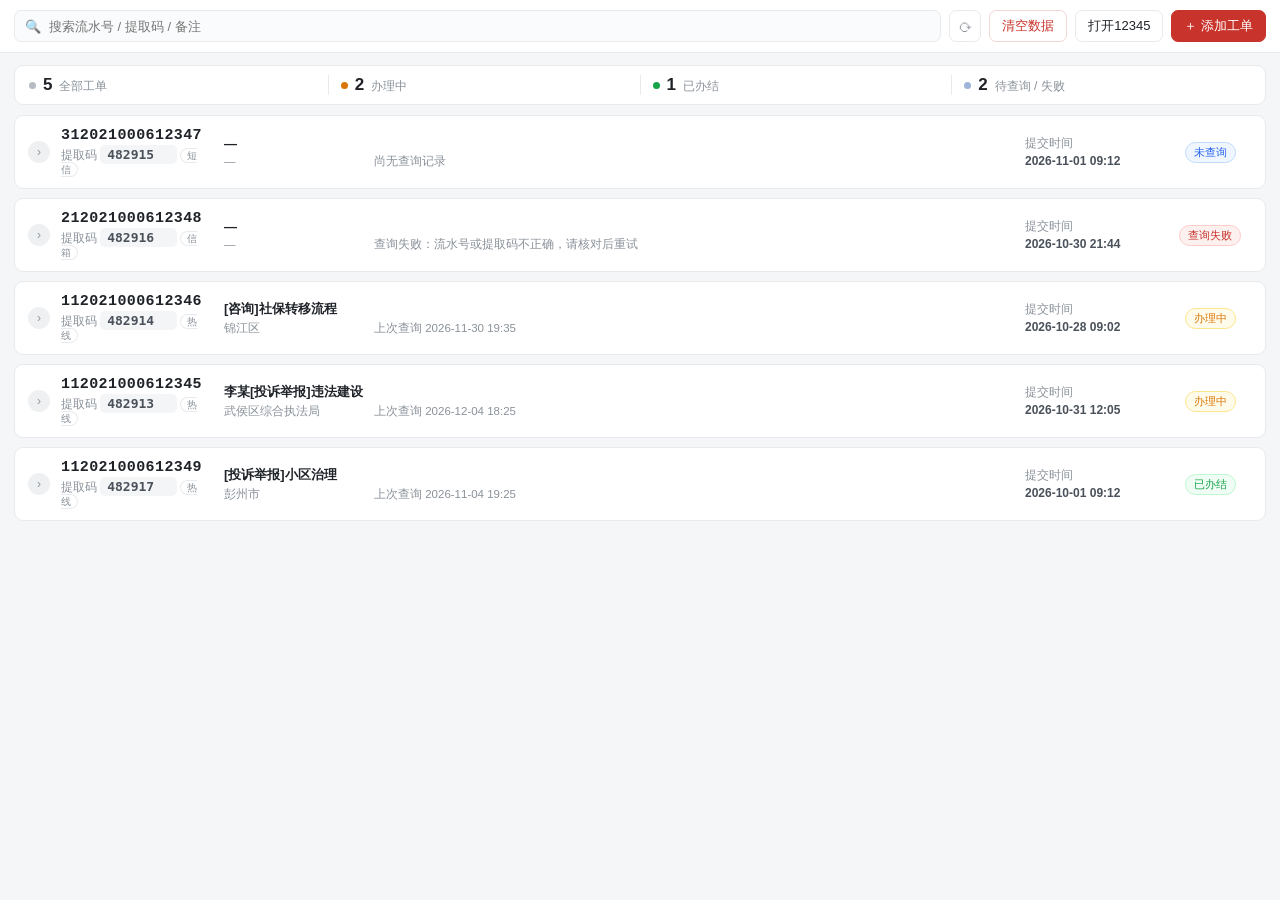
<file: test/uitest.html>
<!DOCTYPE html>
<html lang="zh-CN">
<head>
<meta charset="UTF-8">
<title>成都12345 · UI 自测</title>
<link rel="stylesheet" href="../app/style.css">
</head>
<body>
  <div id="app" class="app">
    <main class="view" id="view"></main>
  </div>
  <script>
  /* ------------------------------------------------------------------
   * 桩：模拟 preload 暴露的 window.services
   *
   * ⚠️ 这里的工单数据全部是**合成数据**（流水号 1120210006123xx / 提取码 4829xx，
   * 姓名与住址均为「李某 / 某小区」之类的占位），不含任何真实的工单或个人隐私。
   * 本页同时是 docs/screenshots/*.png 的截图源，请勿在此填入真实凭据。
   * ------------------------------------------------------------------ */
  (function () {
    var now = Date.now();
    function T(o){ return o; }
    var tickets = [
      T({id:"t3", serial:"312021000612347", passcode:"482915", kind:"msg", remark:"",
         createdAt: now-3600e3, fillTime:"2026-11-01 09:12", callTime:"", queryState:"never", lastError:"", result:null}),
      T({id:"t4", serial:"212021000612348", passcode:"482916", kind:"mail", remark:"社区充电桩",
         createdAt: now-86400e3, fillTime:"2026-10-30 21:50", callTime:"2026-10-30 21:44", queryState:"error",
         lastError:"流水号或提取码不正确，请核对后重试", result:null}),
      T({id:"t2", serial:"112021000612346", passcode:"482914", kind:"tel", remark:"",
         createdAt: now-4*86400e3, fillTime:"2026-10-28 09:30", callTime:"2026-10-28 09:02", queryState:"ok", lastError:"",
         summary:{title:"[咨询]社保转移流程", dept:"锦江区", receiveTime:"2026-10-28 09:02", appealContent:"本人将于 11 月从锦江区调至高新区，社保关系如何转移？"},
         result:{queriedAt: now-4*86400e3+600e3, statusText:"办理中",
           summary:{title:"[咨询]社保转移流程", dept:"锦江区", receiveTime:"2026-10-28 09:02", appealContent:"本人将于 11 月从锦江区调至高新区，社保关系如何转移？"},
           timeline:[{dept:"锦江区人力资源和社会保障局", time:"2026-10-28 09:35", text:"您好，经查，社保关系转移需通过线上平台申请，办理时限为 15 个工作日。"}],
           finalResult:"锦江区(2026-10-28 09:35)：您好，经查……"}}),
      T({id:"t1", serial:"112021000612345", passcode:"482913", kind:"tel", remark:"某小区违建",
         createdAt: now-2*86400e3, fillTime:"2026-10-31 12:10", callTime:"2026-10-31 12:05", queryState:"ok", lastError:"",
         summary:{title:"李某[投诉举报]违法建设", dept:"武侯区综合执法局", receiveTime:"2026-10-31 12:05",
                  serial:"112021000612345", category:"投诉举报",
                  appealContent:"【事发时间】：近期\n【涉事地址】：武侯区某路某小区\n【被诉对象】：相关业主\n【问题描述】：上述业主在楼道公共区域违建，现进行投诉。\n【来电诉求】：要求拆除违建。（小区治理）"},
         result:{queriedAt: now-3600e3, statusText:"正在办理中",
           summary:{title:"李某[投诉举报]违法建设", dept:"武侯区综合执法局", receiveTime:"2026-10-31 12:05",
                    serial:"112021000612345", category:"投诉举报",
                    appealContent:"【事发时间】：近期\n【涉事地址】：武侯区某路某小区\n【被诉对象】：相关业主\n【问题描述】：上述业主在楼道公共区域违建，现进行投诉。\n【来电诉求】：要求拆除违建。（小区治理）"},
           timeline:[
             {dept:"武侯区", time:"2026-10-31 12:05", text:"拟派工单"},
             {dept:"武侯区", time:"2026-10-31 12:09", text:"签收工单。"},
             {dept:"武侯区", time:"2026-10-31 12:15", text:"签收工单：转派下级部门"},
             {dept:"武侯区综合执法局", time:"2026-10-31 12:15", text:"转办工单"},
             {dept:"武侯区综合执法局", time:"2026-10-31 12:18", text:"签收工单。"}],
           finalResult:""}}),
      T({id:"t5", serial:"112021000612349", passcode:"482917", kind:"tel", remark:"小区燃气",
         createdAt: now-40*86400e3, fillTime:"2026-10-01 10:00", callTime:"2026-10-01 09:12", queryState:"ok", lastError:"",
         summary:{title:"[投诉举报]小区治理", dept:"彭州市", receiveTime:"2026-10-01 09:12", serial:"112021000612349",
                  category:"投诉举报",
                  appealContent:"【事发时间】：2026年10月1日\n【涉事地址】：彭州市S106某小区\n【问题描述】：小区楼道堆放易燃物。"},
         result:{queriedAt: now-30*86400e3, statusText:"已办结",
           summary:{title:"[投诉举报]小区治理", dept:"彭州市", receiveTime:"2026-10-01 09:12", serial:"112021000612349",
                    category:"投诉举报",
                    appealContent:"【事发时间】：2026年10月1日\n【涉事地址】：彭州市S106某小区\n【问题描述】：小区楼道堆放易燃物。"},
           timeline:[
             {dept:"彭州市", time:"2026-10-01 09:12", text:"来电已受理登记，工单已转彭州市城市管理局办理。"},
             {dept:"彭州市", time:"2026-10-03 17:25", text:"您好！您所反映的问题，彭州市高度重视，立即安排工作人员进行调查处理，现将有关情况回复如下：某社区接访后于当日前往某小区16栋后侧简易棚核实，该棚中确系有一楼住户张某存放的若干氧气罐。经核实1楼居民张某从事气体经营，将空置气罐临时存放在该处，社区工作人员现场对该经营者进行了安全教育，并责令其立即将气罐转移至安全的存放处。该户已于当日使用危化品专用运输车辆将空置气罐转移至其厂房处存放。以上情况工作人员于2026年10月3日16：25时与反映人联系，反映人表示满意。"},
             {dept:"彭州市智慧蓉城运行中心", time:"2026-10-03 16:25", text:"与反映人联系，反馈现场已清理完毕，反映人表示满意。本工单办结。"}],
           finalResult:"经核查，来电所述情况属实。已联合消防、属地街道对小区东门消防通道进行集中清理。"}})
    ];

    window.services = {
      onPluginEnter: function(){},
      listTickets: function(){ return tickets.slice(); },
      addTicket: function(input){
        var s=String(input.serial||"").trim(), p=String(input.passcode||"").trim();
        if(!/^\d{12}$/.test(s)) return {ok:false, error:"流水号应为 12 位数字"};
        if(!/^\d{6}$/.test(p)) return {ok:false, error:"提取码应为 6 位数字"};
        var t={id:"new"+Date.now(),serial:s,passcode:p,kind:s[0]==="2"?"mail":(s[0]==="3"?"msg":"tel"),
          remark:input.remark||"",createdAt:Date.now(),fillTime:"2026-11-01 12:00",callTime:"",
          queryState:"never",lastError:"",result:null};
        tickets.push(t); return {ok:true,tickets:tickets.slice()};
      },
      updateTicket: function(){ return {ok:true,tickets:tickets.slice()}; },
      removeTicket: function(id){ tickets=tickets.filter(function(t){return t.id!==id;}); return {ok:true,tickets:tickets.slice()}; },
      clearAll: function(){ tickets=[]; return {ok:true,tickets:[]}; },
      queryTicket: function(id, opts){
        return new Promise(function(resolve){
          setTimeout(function(){
            var t=null;
            for(var i=0;i<tickets.length;i++){ if(tickets[i].id===id) t=tickets[i]; }
            if(opts && opts.randCode){ resolve({ok:true,tickets:tickets.slice(),ticket:t}); return; }
            if(t && t.result){ resolve({ok:true,tickets:tickets.slice(),ticket:t}); return; }
            resolve({ok:false, error:"流水号或提取码不正确，请核对后重试", needCaptcha:true, tickets:tickets.slice()});
          }, 300);
        });
      },
      getCaptcha: function(){ return Promise.resolve({ok:true,imageBase64:"[data-uri]",numcode:"1"}); },
      verifyCaptcha: function(){ return Promise.resolve({ok:true}); },
      openInBrowser: function(){},
      copyText: function(t){ try{ navigator.clipboard.writeText(t); }catch(e){} return true; },
    };
  })();
  </script>
  <script src="../app/app.js"></script>
</body>
</html>
</file>
<file: app/style.css>
:root {
  --bg: #f5f6f8;
  --card: #ffffff;
  --line: #e8eaed;
  --text: #1f2328;
  --sub: #8a9199;
  --accent: #c8342c;
  --accent-soft: #fdf1f0;
  --ok: #16a34a;
  --wait: #d97706;
  --blue: #2563eb;
  --gold: #ebb400;
}

* { box-sizing: border-box; margin: 0; padding: 0; }

html, body {
  height: 100%;
  background: var(--bg);
  color: var(--text);
  font-family: "Microsoft YaHei", "PingFang SC", -apple-system, BlinkMacSystemFont, "Segoe UI", sans-serif;
  font-size: 13px;
  overflow: hidden;
}

.app { display: flex; flex-direction: column; height: 100vh; }

/* ---------------- 通用 ---------------- */
.grow { flex: 1; }

/* 可点击复制的字段：只有数字部分可点、可 hover */
.cpv {
  cursor: pointer; font-weight: 600; color: #4a515a;
  border-radius: 4px; padding: 1px 4px; margin: 0 -4px;
  transition: background .12s;
}
.cpv:hover { background: #eef0f2; }
.cpv.mono { font-family: Consolas, "Courier New", monospace; }
.cp-ico {
  font-style: normal; font-size: 11px; color: var(--sub);
  margin-left: 5px; opacity: 0; transition: opacity .12s;
}
.cpv:hover .cp-ico { opacity: 1; }

/* ---------------- 视图容器 ---------------- */
.view { flex: 1; overflow: hidden; display: flex; flex-direction: column; min-height: 0; }
.scroll { flex: 1; overflow-y: auto; min-height: 0; }
.scroll::-webkit-scrollbar { width: 8px; }
.scroll::-webkit-scrollbar-thumb { background: #d4d8dd; border-radius: 4px; }
.scroll::-webkit-scrollbar-track { background: transparent; }

/* ---------------- 工具条 ---------------- */
.toolbar {
  flex: none;
  display: flex; gap: 8px; align-items: center;
  padding: 10px 14px;
  background: #fff;
  border-bottom: 1px solid var(--line);
}
.search {
  flex: 1; height: 32px;
  display: flex; align-items: center; gap: 8px;
  padding: 0 10px;
  border: 1px solid var(--line); border-radius: 7px;
  background: #fafbfc; color: #b6bcc2;
}
.search input {
  flex: 1; border: none; background: transparent; outline: none;
  font-size: 13px; color: var(--text); font-family: inherit;
}
.btn {
  height: 32px; padding: 0 13px;
  border: 1px solid var(--line); border-radius: 7px; background: #fff;
  font-size: 13px; color: var(--text); cursor: pointer;
  display: inline-flex; align-items: center; gap: 5px; white-space: nowrap;
  font-family: inherit;
}
.btn:hover { border-color: #c9ced4; }
.btn.primary { background: var(--accent); border-color: var(--accent); color: #fff; }
.btn.primary:hover { background: #b52d26; }
.btn.primary:disabled, .btn:disabled { opacity: .55; cursor: not-allowed; }
.btn.sm { height: 28px; padding: 0 10px; font-size: 12.5px; }

/* 工具条按钮：四个按钮同一规格（同高 / 同圆角 / 同字号），靠填充与配色分主次 */
.tb-btn {
  height: 32px; flex: none; padding: 0 12px;
  border: 1px solid var(--line); border-radius: 7px; background: #fff;
  font-size: 13px; font-family: inherit; color: var(--text);
  cursor: pointer; white-space: nowrap;
  display: inline-flex; align-items: center; justify-content: center; gap: 4px;
  transition: border-color .12s, background .12s, color .12s;
}
.tb-btn:hover { border-color: #c9ced4; background: #fafbfc; }
/* 次要：图标按钮（刷新），最轻的视觉权重 */
.tb-btn.tb-icon { width: 32px; padding: 0; font-size: 15px; color: var(--sub); }
.tb-btn.tb-icon:hover { color: var(--text); background: #f0f1f3; }
/* 危险：清空数据 —— 红色描边（可辨识但不像主按钮那样抢眼） */
.tb-btn.tb-danger { color: var(--accent); border-color: #f0d8d5; }
.tb-btn.tb-danger:hover { background: var(--accent-soft); border-color: #e7bdb9; }
/* 主操作：添加工单 —— 实心强调色，放在最右 */
.tb-btn.tb-primary { background: var(--accent); border-color: var(--accent); color: #fff; }
.tb-btn.tb-primary:hover { background: #b52d26; border-color: #b52d26; }

/* ---------------- 统计条 ---------------- */
/* 单行分段摘要：一个白底容器 + 4 段，细分隔线，色点对应状态徽章的语义色 */
.stat-row {
  display: flex; margin-bottom: 10px;
  background: var(--card); border: 1px solid var(--line); border-radius: 9px;
  padding: 9px 2px;
}
.stat {
  flex: 1; min-width: 0;
  display: flex; align-items: baseline; gap: 7px;
  padding: 0 12px;
}
.stat + .stat { border-left: 1px solid var(--line); }
.stat .dot {
  width: 7px; height: 7px; border-radius: 50%; flex: none;
  transform: translateY(-1px);
}
.stat .dot.c-all  { background: #b6bcc2; }
.stat .dot.c-ing  { background: var(--wait); }
.stat .dot.c-done { background: var(--ok); }
.stat .dot.c-wait { background: #9fb4d8; }
.stat b { font-size: 17px; font-weight: 700; line-height: 1.2; color: var(--text); }
.stat span { font-size: 12px; color: var(--sub); white-space: nowrap; overflow: hidden; text-overflow: ellipsis; }

/* ---------------- 卡片 ---------------- */
.list { padding: 12px 14px 16px; }
.card {
  background: var(--card); border: 1px solid var(--line);
  border-radius: 9px; margin-bottom: 9px; overflow: hidden;
}
.card:hover { border-color: #d3d7dc; box-shadow: 0 2px 10px rgba(0,0,0,.05); }
.card-head { display: flex; align-items: center; padding: 11px 13px; gap: 11px; cursor: pointer; }
.tgl {
  width: 22px; height: 22px; flex: none;
  border-radius: 50%; background: #eef0f2; color: #8f979f;
  display: flex; align-items: center; justify-content: center;
  font-size: 12px; line-height: 1; transition: transform .18s ease, background .15s;
}
.tgl:hover { background: #e2e6ea; color: #4a515a; }
.tgl.open { transform: rotate(90deg); }
.col-serial { width: 152px; flex: none; }
.serial { font-family: Consolas, "Courier New", monospace; font-size: 15px; font-weight: 700; letter-spacing: .4px; }
/* 流水号现在也可点击复制，保持原本的粗体与深色 */
.serial .cpv { font-weight: 700; color: inherit; }
.serial .cp-ico { font-size: 12px; }
.meta { font-size: 11.5px; color: var(--sub); }
.pass {
  font-family: Consolas, monospace; font-size: 13px; color: var(--sub);
  background: #f4f5f7; border-radius: 5px; padding: 2px 7px;
}
.kind {
  font-size: 10px; padding: 1px 6px; border-radius: 20px;
  border: 1px solid var(--line); color: var(--sub);
}
.col-title { flex: 1; min-width: 0; }
.t-title {
  font-size: 13px; font-weight: 600;
  white-space: nowrap; overflow: hidden; text-overflow: ellipsis;
}
/* 「部门」固定宽度，「上次查询 时间」因此能左对齐成一列 */
.t-sub {
  margin-top: 3px; font-size: 11.5px; color: var(--sub);
  display: grid; grid-template-columns: 140px minmax(0, 1fr);
  gap: 10px; align-items: baseline;
}
.t-dept, .t-qtime { overflow: hidden; text-overflow: ellipsis; white-space: nowrap; }
.col-time { width: 132px; flex: none; font-size: 11.5px; color: var(--sub); }
.col-time b { display: block; font-size: 12px; color: #4a515a; font-weight: 600; margin-top: 3px; }
.col-status { width: 84px; flex: none; display: flex; align-items: center; justify-content: center; }

.badge {
  font-size: 11px; padding: 2px 8px; border-radius: 20px;
  border: 1px solid; white-space: nowrap; display: inline-block;
}
.b-done { color: var(--ok); border-color: #bbf7d0; background: #f0fdf4; }
.b-ing  { color: var(--wait); border-color: #fde68a; background: #fffbeb; }
.b-new  { color: var(--blue); border-color: #bfdbfe; background: #eff6ff; }
.b-err  { color: var(--accent); border-color: #fecaca; background: var(--accent-soft); }

/* 展开区：与详情页完全同款的样式 —— 单栏，逐项向下 */
.expand { border-top: 1px dashed var(--line); padding: 11px 13px 13px; background: var(--bg); }
.hist-head { font-size: 12px; color: var(--sub); margin-bottom: 8px; }
.expand .section:last-child { margin-bottom: 0; }
.empty { text-align: center; padding: 16px 8px; color: var(--sub); font-size: 12.5px; line-height: 1.9; }
.empty .big { font-size: 26px; display: block; margin-bottom: 4px; opacity: .45; }
.empty b { color: var(--text); }
.list-foot { text-align: center; color: #a8aeb5; font-size: 11.5px; padding: 4px 0 2px; }

/* ---------------- 详情页 ---------------- */
.detail-head {
  flex: none; background: #fff; border-bottom: 1px solid var(--line);
  padding: 12px 14px 13px;
  display: flex; align-items: flex-start; gap: 14px;
}
.d-main { flex: 1; min-width: 0; }
.d-title { font-size: 17px; font-weight: 700; line-height: 1.45; }
.d-meta { display: flex; gap: 14px; align-items: center; margin-top: 8px; flex-wrap: wrap; row-gap: 6px; }
.d-meta .dim { font-size: 11.5px; color: var(--sub); }
.d-body { padding: 12px 14px 14px; }
.d-body .section:last-child { margin-bottom: 0; }
.section { background: var(--card); border: 1px solid var(--line); border-radius: 9px; padding: 12px 14px; margin-bottom: 10px; }
.section h4 { font-size: 13px; font-weight: 700; margin-bottom: 9px; display: flex; align-items: center; gap: 7px; }
.section h4::before { content: ""; width: 3px; height: 13px; background: var(--accent); border-radius: 2px; }
.field { display: flex; gap: 10px; font-size: 13px; line-height: 1.85; padding: 3px 0; }
.field .k { width: 74px; flex: none; color: var(--sub); font-size: 12.5px; }
.field .v { flex: 1; word-break: break-word; white-space: pre-wrap; }
/* 办理进度：每条记录一行，鼠标悬停显示全文，点击展开 */
.tl-list { border: 1px solid var(--line); border-radius: 8px; overflow: hidden; }
.tl-row {
  display: grid;
  grid-template-columns: 14px 118px 118px 1fr;
  align-items: center;
  gap: 8px;
  padding: 6px 10px;
  font-size: 12.5px;
  line-height: 1.6;
  cursor: pointer;
  border-bottom: 1px solid #f0f1f3;
}
.tl-row:last-child { border-bottom: none; }
.tl-row:hover { background: #f7f9fb; }
.tl-row.open { background: #f7f9fb; }
.tl-dot { width: 6px; height: 6px; border-radius: 50%; background: var(--accent); justify-self: center; }
.tl-time {
  font-size: 11.5px; color: var(--sub); font-family: Consolas, monospace;
  white-space: nowrap; overflow: hidden; text-overflow: ellipsis;
}
.tl-dept {
  font-size: 12.5px; color: var(--text); font-weight: 600;
  white-space: nowrap; overflow: hidden; text-overflow: ellipsis;
}
.tl-text {
  color: #3a4048;
  white-space: nowrap; overflow: hidden; text-overflow: ellipsis;
}
.tl-row.open .tl-text { white-space: normal; }
.tl-full {
  padding: 8px 12px 10px 40px;
  font-size: 12.5px; line-height: 1.85; color: #3a4048;
  white-space: pre-wrap; background: #fbfcfd;
  border-bottom: 1px solid #f0f1f3;
}
.tl-full:last-child { border-bottom: none; }
.sec-count { font-size: 11.5px; color: var(--sub); font-weight: 400; margin-left: 4px; }
/* 详情页右上角的操作按钮组（上下两行） */
.d-actions { flex: none; display: flex; flex-direction: column; gap: 6px; }
.d-btn {
  height: 28px; padding: 0 10px; white-space: nowrap;
  border: 1px solid var(--line); border-radius: 6px; background: #fff;
  font-size: 12.5px; font-family: inherit; color: var(--text); cursor: pointer;
  display: inline-flex; align-items: center; justify-content: center; gap: 5px;
  transition: border-color .12s, background .12s;
}
.d-btn:hover { border-color: #c9ced4; background: #fafbfc; }
.d-btn:active { background: #f2f4f6; }

/* ---------------- 提示条 ---------------- */
.banner { border-radius: 8px; padding: 9px 12px; font-size: 12.5px; margin-bottom: 10px; line-height: 1.6; }
.banner.err { background: var(--accent-soft); color: var(--accent); border: 1px solid #fecaca; }
.banner.info { background: #eff6ff; color: #1d4ed8; border: 1px solid #bfdbfe; }
.banner .banner-actions { margin-top: 8px; display: flex; gap: 8px; }
.progress { height: 2px; background: #e8eaed; overflow: hidden; }
.progress i { display: block; height: 100%; width: 35%; background: var(--accent); animation: slide 1s infinite linear; }
@keyframes slide { from { transform: translateX(-100%); } to { transform: translateX(320%); } }

/* ---------------- 弹窗 ---------------- */
.mask {
  position: fixed; inset: 0; background: rgba(20,22,25,.42);
  display: flex; align-items: center; justify-content: center; z-index: 20;
}
.dialog {
  background: #fff; border-radius: 12px; padding: 18px; width: 380px;
  box-shadow: 0 20px 60px rgba(0,0,0,.3); max-height: 88vh; overflow-y: auto;
}
.dialog h3 { font-size: 14px; margin-bottom: 6px; }
.dialog p { font-size: 12.5px; color: var(--sub); line-height: 1.7; margin-bottom: 12px; }
.field-row { margin-bottom: 11px; }
.field-row label { display: block; font-size: 12.5px; color: var(--sub); margin-bottom: 5px; }
.field-row label .req { color: var(--accent); }
.field-row input, .field-row select {
  width: 100%; height: 34px; border: 1px solid var(--line); border-radius: 7px;
  padding: 0 10px; font-size: 13px; outline: none; font-family: inherit; color: var(--text);
}
.field-row input:focus, .field-row select:focus { border-color: var(--accent); }
.field-row input.mono { font-family: Consolas, monospace; letter-spacing: .5px; }
.field-row .hint { font-size: 11.5px; color: #a8aeb5; margin-top: 5px; }
.field-row .err { font-size: 11.5px; color: var(--accent); margin-top: 5px; }
.dlg-actions { display: flex; gap: 8px; justify-content: flex-end; margin-top: 4px; }
.danger-row {
  display: flex; align-items: flex-start; gap: 10px;
  padding: 9px 10px; margin-top: 4px;
  background: #fdf6f5; border: 1px solid #f6dedc; border-radius: 8px;
}
.danger-text { flex: 1; font-size: 11.5px; line-height: 1.7; color: #8a5a56; }
.danger-text b { color: var(--accent); }
.btn.danger { border-color: #eec7c4; color: var(--accent); background: #fff; flex: none; }
.btn.danger:hover { background: var(--accent); border-color: var(--accent); color: #fff; }
/* 二次确认里的「确认清空」：实心红，作为该弹窗的主操作 */
.btn.danger-solid { background: var(--accent); border-color: var(--accent); color: #fff; }
.btn.danger-solid:hover { background: #b52d26; border-color: #b52d26; }
.cap-row { display: flex; gap: 8px; margin-bottom: 12px; }
.cap-row input { flex: 1; height: 34px; border: 1px solid var(--line); border-radius: 7px; padding: 0 10px; font-size: 13px; outline: none; font-family: Consolas, monospace; }
.cap-img { width: 120px; height: 34px; border: 1px solid var(--line); border-radius: 7px; background: #f2f4f6; overflow: hidden; display: flex; align-items: center; justify-content: center; }
.cap-img img { width: 100%; height: 100%; object-fit: contain; }

/* ---------------- toast ---------------- */
.toast {
  position: fixed; left: 50%; bottom: 56px; transform: translateX(-50%);
  background: rgba(28,32,38,.92); color: #fff; font-size: 12.5px;
  padding: 8px 14px; border-radius: 8px; z-index: 30; max-width: 80%;
  white-space: nowrap; overflow: hidden; text-overflow: ellipsis;
}
.empty-list { text-align: center; padding: 56px 20px; color: var(--sub); }
.empty-list .big { font-size: 34px; opacity: .4; display: block; margin-bottom: 8px; }
.empty-list p { font-size: 12.5px; line-height: 1.9; }
</file>
